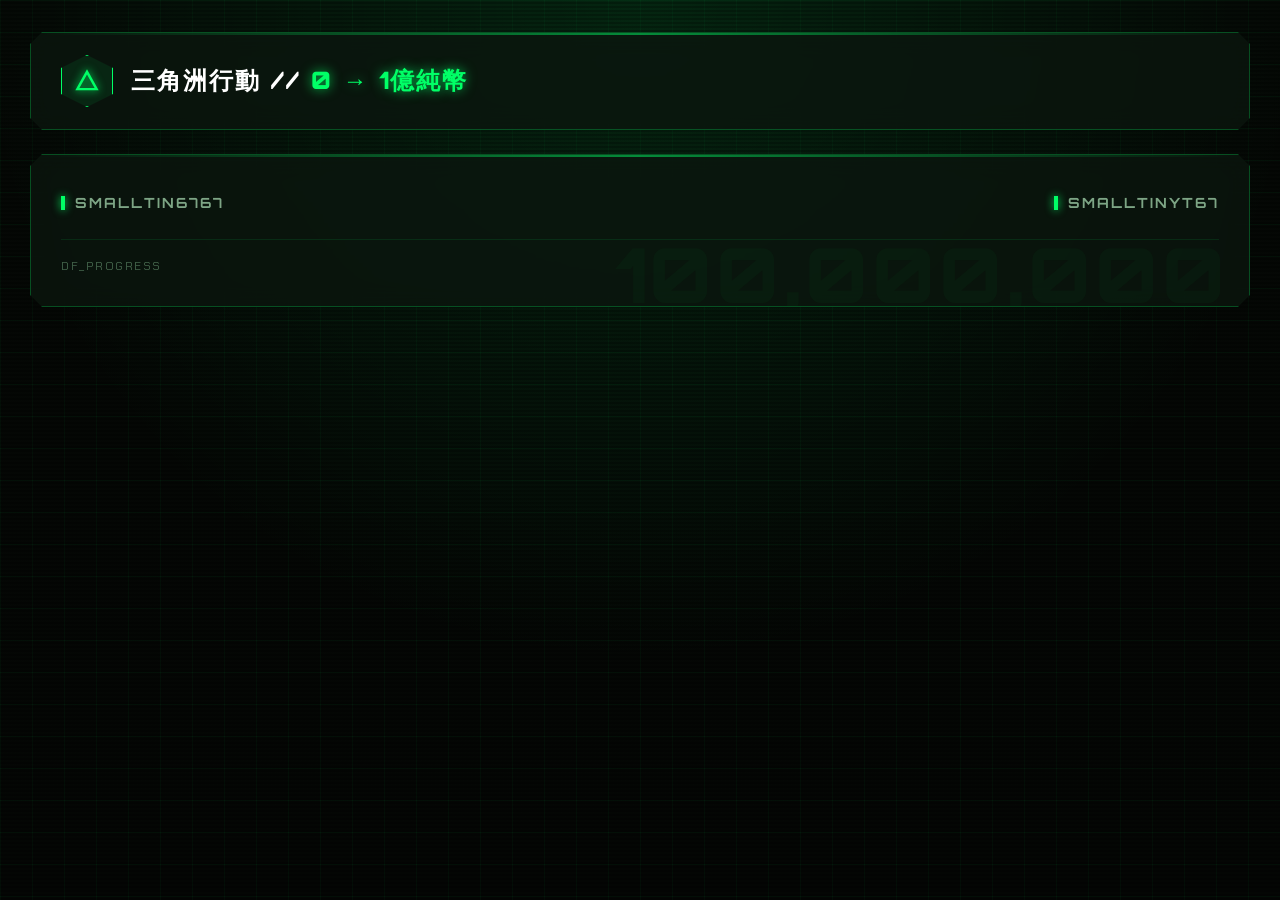
<file: dfprogress/index.html>
<!DOCTYPE html>
<html lang="zh-TW">
<head>
  <meta charset="UTF-8">
  <meta name="viewport" content="width=device-width, initial-scale=1.0">
  <title>三角洲一億幣號進度</title>
  <!-- Google Fonts for Tactical Sci-Fi UI -->
  <link rel="preconnect" href="https://fonts.googleapis.com">
  <link rel="preconnect" href="https://fonts.gstatic.com" crossorigin>
  <link href="https://fonts.googleapis.com/css2?family=Chakra+Petch:ital,wght@0,400;0,600;0,700;1,700&family=Orbitron:wght@500;700;900&family=Rajdhani:wght@500;600;700&family=Noto+Sans+TC:wght@400;500;700;900&display=swap" rel="stylesheet">
  
  <style>
    :root {
      --bg-deep: #050805;
      --bg-dark: #0a0f0b;
      --bg-card: rgba(12, 22, 15, 0.78);
      --border-hud: rgba(0, 255, 102, 0.25);
      --border-hud-bright: #00ff66;
      --green-glow: #00ff66;
      --green-neon: #0df06a;
      --green-emerald: #059669;
      --green-muted: #1c4b2b;
      --text-bright: #e6ffe6;
      --text-muted: #7da585;
      --text-dim: #43634a;
      --accent-gold: #ffc400;
      --accent-danger: #ff3344;
      --font-display: 'Orbitron', -apple-system, sans-serif;
      --font-tactical: 'Chakra Petch', 'Rajdhani', -apple-system, sans-serif;
      --font-body: 'Noto Sans TC', sans-serif;
    }

    * {
      box-sizing: border-box;
      margin: 0;
      padding: 0;
      -webkit-font-smoothing: antialiased;
    }

    body {
      background-color: var(--bg-deep);
      color: var(--text-bright);
      font-family: var(--font-body);
      min-height: 100vh;
      overflow-x: hidden;
      position: relative;
      background-image: 
        radial-gradient(circle at 50% 0%, rgba(0, 255, 102, 0.12) 0%, transparent 60%),
        linear-gradient(to bottom, rgba(5, 8, 5, 0.95), #040604);
    }

    /* Cyber Tactical Grid Background */
    body::before {
      content: "";
      position: fixed;
      inset: 0;
      background-size: 32px 32px;
      background-image: 
        linear-gradient(to right, rgba(0, 255, 102, 0.04) 1px, transparent 1px),
        linear-gradient(to bottom, rgba(0, 255, 102, 0.04) 1px, transparent 1px);
      pointer-events: none;
      z-index: 1;
    }

    /* CRT Scanline Effect */
    body::after {
      content: "";
      position: fixed;
      inset: 0;
      background: linear-gradient(rgba(18, 16, 16, 0) 50%, rgba(0, 0, 0, 0.3) 50%);
      background-size: 100% 4px;
      pointer-events: none;
      z-index: 2;
      opacity: 0.7;
    }

    /* Main Container */
    .app-container {
      position: relative;
      z-index: 10;
      max-width: 1260px;
      margin: 0 auto;
      padding: 32px 20px 48px;
    }

    /* Tactical Chamfered Box */
    .tactical-box {
      background: var(--bg-card);
      border: 1px solid var(--border-hud);
      backdrop-filter: blur(12px);
      position: relative;
      clip-path: polygon(
        0 12px, 12px 0,
        calc(100% - 12px) 0, 100% 12px,
        100% calc(100% - 12px), calc(100% - 12px) 100%,
        12px 100%, 0 calc(100% - 12px)
      );
    }

    .tactical-box::before {
      content: '';
      position: absolute;
      top: 0;
      left: 12px;
      right: 12px;
      height: 2px;
      background: linear-gradient(90deg, transparent, var(--border-hud-bright), transparent);
      opacity: 0.5;
    }

    /* Header Section */
    .header {
      display: flex;
      justify-content: space-between;
      align-items: center;
      padding: 22px 30px;
      margin-bottom: 24px;
    }

    .header-branding {
      display: flex;
      align-items: center;
      gap: 18px;
    }

    .delta-badge {
      width: 52px;
      height: 52px;
      display: grid;
      place-items: center;
      background: rgba(0, 255, 102, 0.08);
      border: 1px solid var(--border-hud-bright);
      clip-path: polygon(50% 0%, 100% 25%, 100% 75%, 50% 100%, 0% 75%, 0% 25%);
      box-shadow: 0 0 16px rgba(0, 255, 102, 0.25);
    }

    .delta-badge svg {
      width: 28px;
      height: 28px;
      fill: var(--green-glow);
      filter: drop-shadow(0 0 4px var(--green-glow));
    }

    .title-group h1 {
      font-family: var(--font-display);
      font-size: 24px;
      font-weight: 900;
      letter-spacing: 2px;
      color: #ffffff;
      text-transform: uppercase;
      display: flex;
      align-items: center;
      gap: 10px;
    }

    .title-group h1 span.highlight {
      color: var(--green-glow);
      text-shadow: 0 0 12px rgba(0, 255, 102, 0.7);
    }

    .title-group p {
      font-family: var(--font-tactical);
      font-size: 13px;
      color: var(--text-muted);
      letter-spacing: 1.5px;
      display: flex;
      align-items: center;
      gap: 8px;
      margin-top: 3px;
    }

    .status-dot {
      width: 8px;
      height: 8px;
      background-color: var(--green-glow);
      border-radius: 50%;
      box-shadow: 0 0 8px var(--green-glow);
      animation: pulse-dot 2s infinite ease-in-out;
    }

    @keyframes pulse-dot {
      0%, 100% { opacity: 1; transform: scale(1); }
      50% { opacity: 0.35; transform: scale(0.85); }
    }

    .header-tag {
      font-family: var(--font-tactical);
      font-size: 12px;
      color: var(--green-glow);
      background: rgba(0, 255, 102, 0.08);
      border: 1px solid var(--border-hud);
      padding: 6px 14px;
      letter-spacing: 1.5px;
      clip-path: polygon(6px 0, 100% 0, calc(100% - 6px) 100%, 0 100%);
    }

    /* Main Progress Section (Focus on 純幣 1 億) */
    .progress-section {
      padding: 32px 30px;
      margin-bottom: 24px;
      position: relative;
      overflow: hidden;
    }

    .progress-section::after {
      content: '100,000,000';
      position: absolute;
      right: 20px;
      bottom: -15px;
      font-family: var(--font-display);
      font-size: 76px;
      font-weight: 900;
      color: rgba(0, 255, 102, 0.03);
      pointer-events: none;
      z-index: 0;
      letter-spacing: 4px;
    }

    .progress-top-info {
      display: flex;
      justify-content: space-between;
      align-items: flex-end;
      margin-bottom: 20px;
      position: relative;
      z-index: 2;
    }

    .progress-label-wrap h3 {
      font-family: var(--font-display);
      font-size: 14px;
      font-weight: 700;
      color: var(--text-muted);
      letter-spacing: 2px;
      text-transform: uppercase;
      display: flex;
      align-items: center;
      gap: 10px;
    }

    .progress-label-wrap h3::before {
      content: '';
      display: inline-block;
      width: 4px;
      height: 14px;
      background: var(--green-glow);
      box-shadow: 0 0 8px var(--green-glow);
    }

    .progress-label-wrap .sub-badge {
      background: rgba(0, 255, 102, 0.15);
      color: var(--green-glow);
      font-size: 11px;
      padding: 2px 8px;
      border-radius: 2px;
      font-family: var(--font-tactical);
    }

    .progress-amount {
      display: flex;
      align-items: baseline;
      gap: 12px;
      margin-top: 6px;
    }

    .amount-current {
      font-family: var(--font-display);
      font-size: 44px;
      font-weight: 900;
      color: #ffffff;
      text-shadow: 0 0 20px rgba(0, 255, 102, 0.35);
      letter-spacing: 1px;
    }

    .amount-current .unit {
      font-family: var(--font-tactical);
      font-size: 18px;
      color: var(--green-glow);
      margin-left: 4px;
    }

    .amount-divider {
      font-size: 26px;
      color: var(--text-dim);
      font-weight: 300;
    }

    .amount-target {
      font-family: var(--font-display);
      font-size: 24px;
      color: var(--text-muted);
      font-weight: 700;
    }

    .progress-percent-wrap {
      text-align: right;
    }

    .percent-number {
      font-family: var(--font-display);
      font-size: 48px;
      font-weight: 900;
      color: var(--green-glow);
      text-shadow: 0 0 25px rgba(0, 255, 102, 0.6);
      line-height: 1;
    }

    .percent-label {
      font-family: var(--font-tactical);
      font-size: 12px;
      color: var(--text-muted);
      letter-spacing: 1.5px;
      margin-top: 4px;
      text-transform: uppercase;
    }

    /* Cyber Progress Bar Track */
    .progress-track-wrapper {
      position: relative;
      margin-bottom: 24px;
      z-index: 2;
    }

    .progress-track {
      height: 32px;
      background: rgba(4, 12, 6, 0.95);
      border: 1px solid rgba(0, 255, 102, 0.4);
      padding: 4px;
      position: relative;
      overflow: hidden;
      clip-path: polygon(8px 0, 100% 0, calc(100% - 8px) 100%, 0 100%);
      box-shadow: inset 0 0 15px rgba(0, 0, 0, 0.9);
    }

    .progress-fill {
      height: 100%;
      background: linear-gradient(90deg, #024b20 0%, #05a045 40%, #00ff66 90%, #ffffff 100%);
      width: 0%;
      transition: width 1.2s cubic-bezier(0.16, 1, 0.3, 1);
      position: relative;
      box-shadow: 0 0 20px rgba(0, 255, 102, 0.8);
    }

    .progress-fill::after {
      content: '';
      position: absolute;
      top: 0;
      left: 0;
      right: 0;
      bottom: 0;
      background-image: linear-gradient(
        135deg,
        rgba(255, 255, 255, 0.25) 25%,
        transparent 25%,
        transparent 50%,
        rgba(255, 255, 255, 0.25) 50%,
        rgba(255, 255, 255, 0.25) 75%,
        transparent 75%,
        transparent
      );
      background-size: 28px 28px;
      animation: progress-stripes 1.5s linear infinite;
    }

    @keyframes progress-stripes {
      0% { background-position: 0 0; }
      100% { background-position: 28px 0; }
    }

    .laser-head {
      position: absolute;
      top: -2px;
      bottom: -2px;
      width: 4px;
      background: #ffffff;
      box-shadow: 0 0 12px #fff, 0 0 25px var(--green-glow);
      pointer-events: none;
      transform: translateX(-50%);
      transition: left 1.2s cubic-bezier(0.16, 1, 0.3, 1);
      z-index: 3;
    }

    /* Milestones Grid */
    .milestones-grid {
      display: grid;
      grid-template-columns: repeat(5, 1fr);
      gap: 12px;
      position: relative;
      z-index: 2;
    }

    .milestone-item {
      background: rgba(0, 255, 102, 0.03);
      border: 1px dashed rgba(0, 255, 102, 0.18);
      padding: 10px 12px;
      text-align: center;
      transition: all 0.3s ease;
    }

    .milestone-item.reached {
      background: rgba(0, 255, 102, 0.1);
      border: 1px solid var(--border-hud-bright);
      box-shadow: 0 0 14px rgba(0, 255, 102, 0.18);
    }

    .milestone-target {
      font-family: var(--font-display);
      font-size: 13px;
      font-weight: 700;
      color: var(--text-muted);
    }

    .milestone-item.reached .milestone-target {
      color: var(--green-glow);
      text-shadow: 0 0 8px rgba(0, 255, 102, 0.4);
    }

    .milestone-name {
      font-size: 11px;
      color: var(--text-dim);
      margin-top: 3px;
      font-weight: 500;
    }

    .milestone-item.reached .milestone-name {
      color: #d1fae5;
    }

    .milestone-badge {
      display: inline-block;
      font-size: 10px;
      padding: 1px 6px;
      margin-top: 4px;
      background: rgba(255, 255, 255, 0.05);
      color: var(--text-dim);
    }

    .milestone-item.reached .milestone-badge {
      background: rgba(0, 255, 102, 0.25);
      color: var(--green-glow);
      font-weight: 700;
    }

    /* Core Metrics Section */
    .stats-section-title {
      font-family: var(--font-tactical);
      font-size: 14px;
      color: var(--text-muted);
      letter-spacing: 2px;
      text-transform: uppercase;
      margin-bottom: 14px;
      display: flex;
      align-items: center;
      gap: 8px;
    }

    .stats-section-title span.tag {
      background: rgba(0, 255, 102, 0.15);
      color: var(--green-glow);
      padding: 2px 8px;
      font-size: 11px;
      font-weight: 700;
      border-radius: 2px;
    }

    /* 4 Primary Cards: 純幣、總資產、總局數、K/D */
    .primary-stats-grid {
      display: grid;
      grid-template-columns: repeat(4, 1fr);
      gap: 18px;
      margin-bottom: 24px;
    }

    .stat-card {
      padding: 24px 20px;
      display: flex;
      flex-direction: column;
      justify-content: space-between;
      position: relative;
      overflow: hidden;
    }

    .stat-card::after {
      content: '';
      position: absolute;
      top: 0;
      right: 0;
      width: 28px;
      height: 28px;
      background: linear-gradient(135deg, transparent 50%, rgba(0, 255, 102, 0.18) 50%);
    }

    .stat-card.featured {
      border-color: rgba(0, 255, 102, 0.45);
      box-shadow: inset 0 0 20px rgba(0, 255, 102, 0.06);
    }

    .stat-header {
      display: flex;
      justify-content: space-between;
      align-items: center;
      margin-bottom: 14px;
    }

    .stat-title {
      font-family: var(--font-tactical);
      font-size: 14px;
      font-weight: 700;
      color: var(--text-muted);
      letter-spacing: 1.2px;
      text-transform: uppercase;
      display: flex;
      align-items: center;
      gap: 6px;
    }

    .stat-icon {
      width: 34px;
      height: 34px;
      display: grid;
      place-items: center;
      background: rgba(0, 255, 102, 0.08);
      border: 1px solid var(--border-hud);
      border-radius: 4px;
    }

    .stat-icon svg {
      width: 18px;
      height: 18px;
      fill: var(--green-glow);
    }

    .stat-main-value {
      font-family: var(--font-display);
      font-size: 32px;
      font-weight: 900;
      color: #ffffff;
      line-height: 1.15;
      letter-spacing: 0.5px;
      word-break: break-all;
    }

    .stat-main-value.glow-green {
      color: var(--green-glow);
      text-shadow: 0 0 15px rgba(0, 255, 102, 0.4);
    }

    .stat-sub-info {
      margin-top: 14px;
      padding-top: 12px;
      border-top: 1px solid rgba(0, 255, 102, 0.12);
      display: flex;
      justify-content: space-between;
      font-size: 12px;
      color: var(--text-muted);
      font-family: var(--font-tactical);
    }

    .stat-sub-info span.value {
      color: var(--text-bright);
      font-weight: 700;
    }

    /* Secondary Telemetry Grid */
    .secondary-stats-grid {
      display: grid;
      grid-template-columns: repeat(4, 1fr);
      gap: 16px;
      margin-bottom: 24px;
    }

    .sub-stat-card {
      padding: 16px 20px;
      background: rgba(8, 14, 10, 0.6);
      border: 1px solid rgba(0, 255, 102, 0.12);
    }

    .sub-stat-label {
      font-family: var(--font-tactical);
      font-size: 12px;
      color: var(--text-dim);
      letter-spacing: 1px;
      text-transform: uppercase;
      margin-bottom: 6px;
    }

    .sub-stat-value {
      font-family: var(--font-display);
      font-size: 20px;
      font-weight: 700;
      color: #ffffff;
    }

    .sub-stat-value.highlight {
      color: var(--green-glow);
    }

    /* Footer / Manual Edit Notice */
    .footer {
      margin-top: 28px;
      text-align: center;
      font-size: 12px;
      color: var(--text-dim);
      font-family: var(--font-tactical);
      letter-spacing: 1.5px;
      display: flex;
      justify-content: space-between;
      align-items: center;
      border-top: 1px solid rgba(0, 255, 102, 0.1);
      padding-top: 18px;
    }

    .footer code {
      color: var(--green-glow);
      background: rgba(0, 255, 102, 0.08);
      padding: 2px 6px;
      border-radius: 2px;
    }

    /* Responsive */
    @media (max-width: 1080px) {
      .primary-stats-grid {
        grid-template-columns: repeat(2, 1fr);
      }
      .secondary-stats-grid {
        grid-template-columns: repeat(2, 1fr);
      }
      .milestones-grid {
        grid-template-columns: repeat(3, 1fr);
      }
    }

    @media (max-width: 640px) {
      .primary-stats-grid {
        grid-template-columns: 1fr;
      }
      .secondary-stats-grid {
        grid-template-columns: 1fr 1fr;
      }
      .header {
        flex-direction: column;
        align-items: flex-start;
        gap: 14px;
      }
      .milestones-grid {
        grid-template-columns: 1fr 1fr;
      }
      .progress-top-info {
        flex-direction: column;
        align-items: flex-start;
        gap: 12px;
      }
      .progress-percent-wrap {
        text-align: left;
      }
      .amount-current {
        font-size: 32px;
      }
      .percent-number {
        font-size: 36px;
      }
    }

    a:visited, a:link {
      color: inherit;
      text-decoration: none;
    }
  </style>
</head>
<body>

  <div class="app-container">
    
    <!-- Top Header -->
    <header class="tactical-box header">
      <div class="header-branding">
        <div class="delta-badge">
          <!-- Tactical Delta Icon -->
          <svg viewBox="0 0 24 24">
            <path d="M12 2L2 20H22L12 2ZM12 6.5L18.5 18H5.5L12 6.5Z"/>
          </svg>
        </div>
        <div class="title-group">
          <h1>三角洲行動 // <span class="highlight">0 → 1億純幣</span></h1>
        </div>
      </div>
    </header>

    <!-- Main Progress Tracker: 純幣 1 億目標進度條 -->
    <section class="tactical-box progress-section">
      <div class="progress-top-info">
        <a href="smalltin6767.html">
          <div class="progress-label-wrap">
            <h3>
              SmallTin6767
            </h3>
          </div>
        </a>
        <br>
        <a href="smalltinyt67.html">
          <div class="progress-label-wrap">
            <h3>
              SmallTinyt67
            </h3>
          </div>
        </a>
      </div>
      
    <!-- Footer -->
    <footer class="footer">
      <div>DF_PROGRESS</div>
    </footer>

  </div>

  <!-- ============================================================== -->
  <!-- 🎯【特勤作戰數據手動設定區】（請在此直接修改您的數值）              -->
  <!-- ============================================================== -->
  <script>
    const USER_DATA = {
      cash: 1709445,       // 純哈夫幣現金（一億目標進度條以此數值計算）
      totalAssets: 3600000,// 倉庫總資產（純幣 + 倉庫物資裝備價值）
      matches: 3,          // 總作戰局數
      extractions: 3,      // 成功撤離次數 (系統自動換算撤離率)
      kills: 0,           // 總淘汰擊殺數
      deaths: 0            // 總陣亡次數 (系統自動換算 K/D)
    };
  <!-- ============================================================== -->

    const TARGET_GOAL = 100000000; // 1 億純幣目標

    function formatNumber(num) {
      return Number(num || 0).toLocaleString('en-US');
    }

    function formatCurrency(num) {
      return '$' + Number(num || 0).toLocaleString('en-US');
    }

    function renderDisplay() {
      const { cash, totalAssets, matches, extractions, kills, deaths } = USER_DATA;

      // 1. 純幣進度與剩餘
      const percent = Math.min(100, Math.max(0, (cash / TARGET_GOAL) * 100));
      const remainingCash = Math.max(0, TARGET_GOAL - cash);

      document.getElementById('displayCash').textContent = formatNumber(cash);
      document.getElementById('displayPercent').textContent = percent.toFixed(2) + '%';
      
      const fill = document.getElementById('progressFill');
      const laser = document.getElementById('laserHead');
      fill.style.width = percent + '%';
      laser.style.left = percent + '%';

      // 2. 四大核心卡片：純幣、總資產、總局數、K/D
      document.getElementById('cardCash').textContent = formatCurrency(cash);
      document.getElementById('cardCashRemaining').textContent = formatNumber(remainingCash);

      document.getElementById('cardTotalAssets').textContent = totalAssets / 1e6 + 'M';
      const inventoryVal = Math.max(0, totalAssets - cash);
      document.getElementById('cardInventoryValue').textContent = formatCurrency(inventoryVal);

      document.getElementById('cardTotalMatches').textContent = formatNumber(matches);
      const extRate = matches > 0 ? ((extractions / matches) * 100).toFixed(1) : '0.0';
      document.getElementById('cardExtractions').textContent = `${formatNumber(extractions)} 次 (${extRate}%)`;

      const kd = deaths === 0 ? kills.toFixed(2) : (kills / deaths).toFixed(2);
      document.getElementById('cardKD').textContent = kd;
      document.getElementById('cardKillsDeaths').textContent = `${kills} 殺 / ${deaths} 亡`;

      // 3. 次要指標換算
      const cashRatio = totalAssets > 0 ? ((cash / totalAssets) * 100).toFixed(1) : '0.0';
      document.getElementById('subCashRatio').textContent = `${cashRatio}%`;

      const avgCash = matches > 0 ? Math.round(cash / matches) : 0;
      document.getElementById('subAvgCash').textContent = formatCurrency(avgCash);

      if (avgCash > 0 && remainingCash > 0) {
        const estMatches = Math.ceil(remainingCash / avgCash);
        document.getElementById('subEstMatches').textContent = `約 ${estMatches} 局`;
      } else if (remainingCash === 0) {
        document.getElementById('subEstMatches').textContent = '已達成 1 億純幣！';
      } else {
        document.getElementById('subEstMatches').textContent = '--';
      }

      document.getElementById('subRank').textContent = getRank(cash);
    }

    // 啟動渲染
    renderDisplay();
  </script>
</body>
</html>
</file>
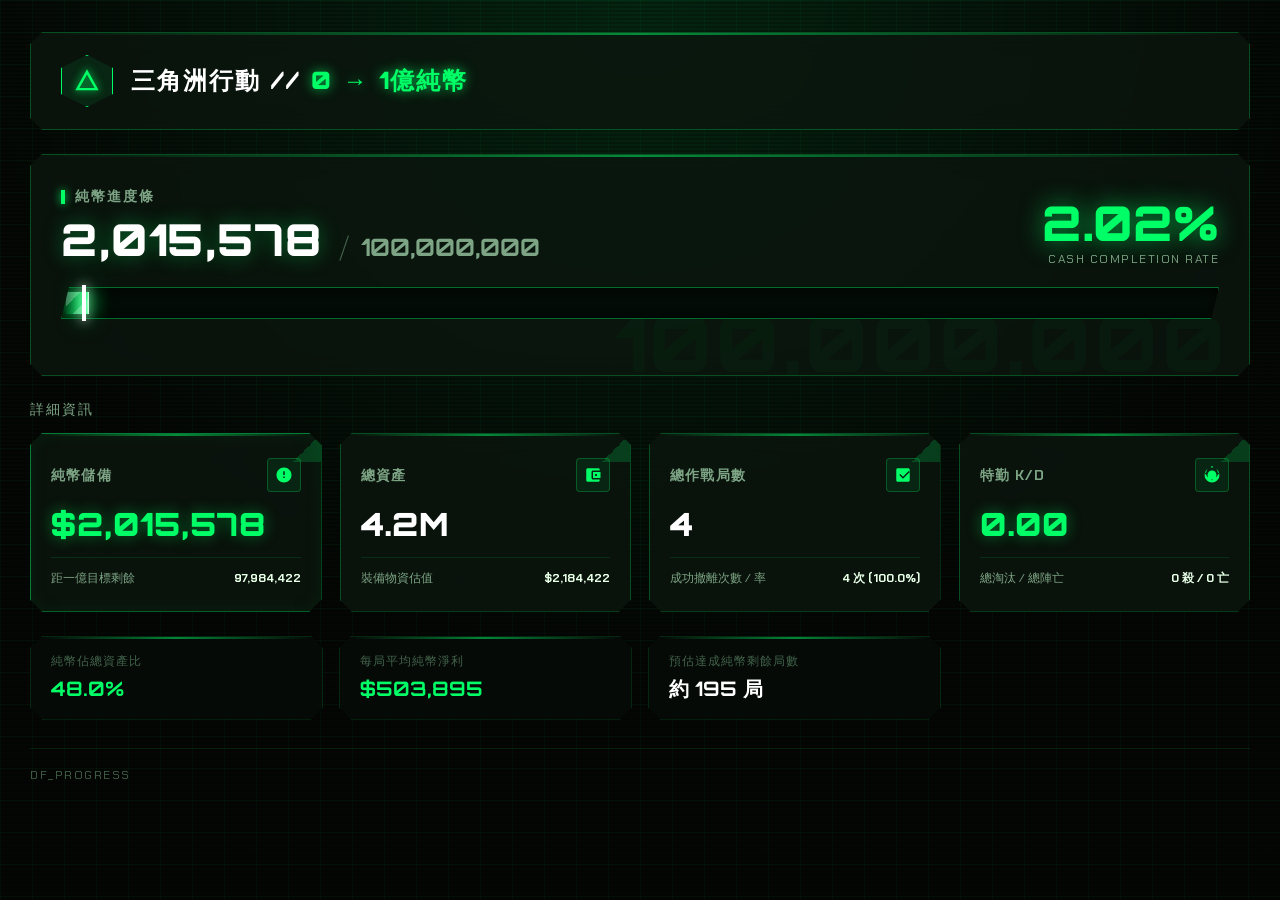
<file: dfprogress/smalltin6767.html>
<!DOCTYPE html>
<html lang="zh-TW">
<head>
  <meta charset="UTF-8">
  <meta name="viewport" content="width=device-width, initial-scale=1.0">
  <title>三角洲一億幣號進度</title>
  <!-- Google Fonts for Tactical Sci-Fi UI -->
  <link rel="preconnect" href="https://fonts.googleapis.com">
  <link rel="preconnect" href="https://fonts.gstatic.com" crossorigin>
  <link href="https://fonts.googleapis.com/css2?family=Chakra+Petch:ital,wght@0,400;0,600;0,700;1,700&family=Orbitron:wght@500;700;900&family=Rajdhani:wght@500;600;700&family=Noto+Sans+TC:wght@400;500;700;900&display=swap" rel="stylesheet">
  
  <style>
    :root {
      --bg-deep: #050805;
      --bg-dark: #0a0f0b;
      --bg-card: rgba(12, 22, 15, 0.78);
      --border-hud: rgba(0, 255, 102, 0.25);
      --border-hud-bright: #00ff66;
      --green-glow: #00ff66;
      --green-neon: #0df06a;
      --green-emerald: #059669;
      --green-muted: #1c4b2b;
      --text-bright: #e6ffe6;
      --text-muted: #7da585;
      --text-dim: #43634a;
      --accent-gold: #ffc400;
      --accent-danger: #ff3344;
      --font-display: 'Orbitron', -apple-system, sans-serif;
      --font-tactical: 'Chakra Petch', 'Rajdhani', -apple-system, sans-serif;
      --font-body: 'Noto Sans TC', sans-serif;
    }

    * {
      box-sizing: border-box;
      margin: 0;
      padding: 0;
      -webkit-font-smoothing: antialiased;
    }

    body {
      background-color: var(--bg-deep);
      color: var(--text-bright);
      font-family: var(--font-body);
      min-height: 100vh;
      overflow-x: hidden;
      position: relative;
      background-image: 
        radial-gradient(circle at 50% 0%, rgba(0, 255, 102, 0.12) 0%, transparent 60%),
        linear-gradient(to bottom, rgba(5, 8, 5, 0.95), #040604);
    }

    /* Cyber Tactical Grid Background */
    body::before {
      content: "";
      position: fixed;
      inset: 0;
      background-size: 32px 32px;
      background-image: 
        linear-gradient(to right, rgba(0, 255, 102, 0.04) 1px, transparent 1px),
        linear-gradient(to bottom, rgba(0, 255, 102, 0.04) 1px, transparent 1px);
      pointer-events: none;
      z-index: 1;
    }

    /* CRT Scanline Effect */
    body::after {
      content: "";
      position: fixed;
      inset: 0;
      background: linear-gradient(rgba(18, 16, 16, 0) 50%, rgba(0, 0, 0, 0.3) 50%);
      background-size: 100% 4px;
      pointer-events: none;
      z-index: 2;
      opacity: 0.7;
    }

    /* Main Container */
    .app-container {
      position: relative;
      z-index: 10;
      max-width: 1260px;
      margin: 0 auto;
      padding: 32px 20px 48px;
    }

    /* Tactical Chamfered Box */
    .tactical-box {
      background: var(--bg-card);
      border: 1px solid var(--border-hud);
      backdrop-filter: blur(12px);
      position: relative;
      clip-path: polygon(
        0 12px, 12px 0,
        calc(100% - 12px) 0, 100% 12px,
        100% calc(100% - 12px), calc(100% - 12px) 100%,
        12px 100%, 0 calc(100% - 12px)
      );
    }

    .tactical-box::before {
      content: '';
      position: absolute;
      top: 0;
      left: 12px;
      right: 12px;
      height: 2px;
      background: linear-gradient(90deg, transparent, var(--border-hud-bright), transparent);
      opacity: 0.5;
    }

    /* Header Section */
    .header {
      display: flex;
      justify-content: space-between;
      align-items: center;
      padding: 22px 30px;
      margin-bottom: 24px;
    }

    .header-branding {
      display: flex;
      align-items: center;
      gap: 18px;
    }

    .delta-badge {
      width: 52px;
      height: 52px;
      display: grid;
      place-items: center;
      background: rgba(0, 255, 102, 0.08);
      border: 1px solid var(--border-hud-bright);
      clip-path: polygon(50% 0%, 100% 25%, 100% 75%, 50% 100%, 0% 75%, 0% 25%);
      box-shadow: 0 0 16px rgba(0, 255, 102, 0.25);
    }

    .delta-badge svg {
      width: 28px;
      height: 28px;
      fill: var(--green-glow);
      filter: drop-shadow(0 0 4px var(--green-glow));
    }

    .title-group h1 {
      font-family: var(--font-display);
      font-size: 24px;
      font-weight: 900;
      letter-spacing: 2px;
      color: #ffffff;
      text-transform: uppercase;
      display: flex;
      align-items: center;
      gap: 10px;
    }

    .title-group h1 span.highlight {
      color: var(--green-glow);
      text-shadow: 0 0 12px rgba(0, 255, 102, 0.7);
    }

    .title-group p {
      font-family: var(--font-tactical);
      font-size: 13px;
      color: var(--text-muted);
      letter-spacing: 1.5px;
      display: flex;
      align-items: center;
      gap: 8px;
      margin-top: 3px;
    }

    .status-dot {
      width: 8px;
      height: 8px;
      background-color: var(--green-glow);
      border-radius: 50%;
      box-shadow: 0 0 8px var(--green-glow);
      animation: pulse-dot 2s infinite ease-in-out;
    }

    @keyframes pulse-dot {
      0%, 100% { opacity: 1; transform: scale(1); }
      50% { opacity: 0.35; transform: scale(0.85); }
    }

    .header-tag {
      font-family: var(--font-tactical);
      font-size: 12px;
      color: var(--green-glow);
      background: rgba(0, 255, 102, 0.08);
      border: 1px solid var(--border-hud);
      padding: 6px 14px;
      letter-spacing: 1.5px;
      clip-path: polygon(6px 0, 100% 0, calc(100% - 6px) 100%, 0 100%);
    }

    /* Main Progress Section (Focus on 純幣 1 億) */
    .progress-section {
      padding: 32px 30px;
      margin-bottom: 24px;
      position: relative;
      overflow: hidden;
    }

    .progress-section::after {
      content: '100,000,000';
      position: absolute;
      right: 20px;
      bottom: -15px;
      font-family: var(--font-display);
      font-size: 76px;
      font-weight: 900;
      color: rgba(0, 255, 102, 0.03);
      pointer-events: none;
      z-index: 0;
      letter-spacing: 4px;
    }

    .progress-top-info {
      display: flex;
      justify-content: space-between;
      align-items: flex-end;
      margin-bottom: 20px;
      position: relative;
      z-index: 2;
    }

    .progress-label-wrap h3 {
      font-family: var(--font-display);
      font-size: 14px;
      font-weight: 700;
      color: var(--text-muted);
      letter-spacing: 2px;
      text-transform: uppercase;
      display: flex;
      align-items: center;
      gap: 10px;
    }

    .progress-label-wrap h3::before {
      content: '';
      display: inline-block;
      width: 4px;
      height: 14px;
      background: var(--green-glow);
      box-shadow: 0 0 8px var(--green-glow);
    }

    .progress-label-wrap .sub-badge {
      background: rgba(0, 255, 102, 0.15);
      color: var(--green-glow);
      font-size: 11px;
      padding: 2px 8px;
      border-radius: 2px;
      font-family: var(--font-tactical);
    }

    .progress-amount {
      display: flex;
      align-items: baseline;
      gap: 12px;
      margin-top: 6px;
    }

    .amount-current {
      font-family: var(--font-display);
      font-size: 44px;
      font-weight: 900;
      color: #ffffff;
      text-shadow: 0 0 20px rgba(0, 255, 102, 0.35);
      letter-spacing: 1px;
    }

    .amount-current .unit {
      font-family: var(--font-tactical);
      font-size: 18px;
      color: var(--green-glow);
      margin-left: 4px;
    }

    .amount-divider {
      font-size: 26px;
      color: var(--text-dim);
      font-weight: 300;
    }

    .amount-target {
      font-family: var(--font-display);
      font-size: 24px;
      color: var(--text-muted);
      font-weight: 700;
    }

    .progress-percent-wrap {
      text-align: right;
    }

    .percent-number {
      font-family: var(--font-display);
      font-size: 48px;
      font-weight: 900;
      color: var(--green-glow);
      text-shadow: 0 0 25px rgba(0, 255, 102, 0.6);
      line-height: 1;
    }

    .percent-label {
      font-family: var(--font-tactical);
      font-size: 12px;
      color: var(--text-muted);
      letter-spacing: 1.5px;
      margin-top: 4px;
      text-transform: uppercase;
    }

    /* Cyber Progress Bar Track */
    .progress-track-wrapper {
      position: relative;
      margin-bottom: 24px;
      z-index: 2;
    }

    .progress-track {
      height: 32px;
      background: rgba(4, 12, 6, 0.95);
      border: 1px solid rgba(0, 255, 102, 0.4);
      padding: 4px;
      position: relative;
      overflow: hidden;
      clip-path: polygon(8px 0, 100% 0, calc(100% - 8px) 100%, 0 100%);
      box-shadow: inset 0 0 15px rgba(0, 0, 0, 0.9);
    }

    .progress-fill {
      height: 100%;
      background: linear-gradient(90deg, #024b20 0%, #05a045 40%, #00ff66 90%, #ffffff 100%);
      width: 0%;
      transition: width 1.2s cubic-bezier(0.16, 1, 0.3, 1);
      position: relative;
      box-shadow: 0 0 20px rgba(0, 255, 102, 0.8);
    }

    .progress-fill::after {
      content: '';
      position: absolute;
      top: 0;
      left: 0;
      right: 0;
      bottom: 0;
      background-image: linear-gradient(
        135deg,
        rgba(255, 255, 255, 0.25) 25%,
        transparent 25%,
        transparent 50%,
        rgba(255, 255, 255, 0.25) 50%,
        rgba(255, 255, 255, 0.25) 75%,
        transparent 75%,
        transparent
      );
      background-size: 28px 28px;
      animation: progress-stripes 1.5s linear infinite;
    }

    @keyframes progress-stripes {
      0% { background-position: 0 0; }
      100% { background-position: 28px 0; }
    }

    .laser-head {
      position: absolute;
      top: -2px;
      bottom: -2px;
      width: 4px;
      background: #ffffff;
      box-shadow: 0 0 12px #fff, 0 0 25px var(--green-glow);
      pointer-events: none;
      transform: translateX(-50%);
      transition: left 1.2s cubic-bezier(0.16, 1, 0.3, 1);
      z-index: 3;
    }

    /* Milestones Grid */
    .milestones-grid {
      display: grid;
      grid-template-columns: repeat(5, 1fr);
      gap: 12px;
      position: relative;
      z-index: 2;
    }

    .milestone-item {
      background: rgba(0, 255, 102, 0.03);
      border: 1px dashed rgba(0, 255, 102, 0.18);
      padding: 10px 12px;
      text-align: center;
      transition: all 0.3s ease;
    }

    .milestone-item.reached {
      background: rgba(0, 255, 102, 0.1);
      border: 1px solid var(--border-hud-bright);
      box-shadow: 0 0 14px rgba(0, 255, 102, 0.18);
    }

    .milestone-target {
      font-family: var(--font-display);
      font-size: 13px;
      font-weight: 700;
      color: var(--text-muted);
    }

    .milestone-item.reached .milestone-target {
      color: var(--green-glow);
      text-shadow: 0 0 8px rgba(0, 255, 102, 0.4);
    }

    .milestone-name {
      font-size: 11px;
      color: var(--text-dim);
      margin-top: 3px;
      font-weight: 500;
    }

    .milestone-item.reached .milestone-name {
      color: #d1fae5;
    }

    .milestone-badge {
      display: inline-block;
      font-size: 10px;
      padding: 1px 6px;
      margin-top: 4px;
      background: rgba(255, 255, 255, 0.05);
      color: var(--text-dim);
    }

    .milestone-item.reached .milestone-badge {
      background: rgba(0, 255, 102, 0.25);
      color: var(--green-glow);
      font-weight: 700;
    }

    /* Core Metrics Section */
    .stats-section-title {
      font-family: var(--font-tactical);
      font-size: 14px;
      color: var(--text-muted);
      letter-spacing: 2px;
      text-transform: uppercase;
      margin-bottom: 14px;
      display: flex;
      align-items: center;
      gap: 8px;
    }

    .stats-section-title span.tag {
      background: rgba(0, 255, 102, 0.15);
      color: var(--green-glow);
      padding: 2px 8px;
      font-size: 11px;
      font-weight: 700;
      border-radius: 2px;
    }

    /* 4 Primary Cards: 純幣、總資產、總局數、K/D */
    .primary-stats-grid {
      display: grid;
      grid-template-columns: repeat(4, 1fr);
      gap: 18px;
      margin-bottom: 24px;
    }

    .stat-card {
      padding: 24px 20px;
      display: flex;
      flex-direction: column;
      justify-content: space-between;
      position: relative;
      overflow: hidden;
    }

    .stat-card::after {
      content: '';
      position: absolute;
      top: 0;
      right: 0;
      width: 28px;
      height: 28px;
      background: linear-gradient(135deg, transparent 50%, rgba(0, 255, 102, 0.18) 50%);
    }

    .stat-card.featured {
      border-color: rgba(0, 255, 102, 0.45);
      box-shadow: inset 0 0 20px rgba(0, 255, 102, 0.06);
    }

    .stat-header {
      display: flex;
      justify-content: space-between;
      align-items: center;
      margin-bottom: 14px;
    }

    .stat-title {
      font-family: var(--font-tactical);
      font-size: 14px;
      font-weight: 700;
      color: var(--text-muted);
      letter-spacing: 1.2px;
      text-transform: uppercase;
      display: flex;
      align-items: center;
      gap: 6px;
    }

    .stat-icon {
      width: 34px;
      height: 34px;
      display: grid;
      place-items: center;
      background: rgba(0, 255, 102, 0.08);
      border: 1px solid var(--border-hud);
      border-radius: 4px;
    }

    .stat-icon svg {
      width: 18px;
      height: 18px;
      fill: var(--green-glow);
    }

    .stat-main-value {
      font-family: var(--font-display);
      font-size: 32px;
      font-weight: 900;
      color: #ffffff;
      line-height: 1.15;
      letter-spacing: 0.5px;
      word-break: break-all;
    }

    .stat-main-value.glow-green {
      color: var(--green-glow);
      text-shadow: 0 0 15px rgba(0, 255, 102, 0.4);
    }

    .stat-sub-info {
      margin-top: 14px;
      padding-top: 12px;
      border-top: 1px solid rgba(0, 255, 102, 0.12);
      display: flex;
      justify-content: space-between;
      font-size: 12px;
      color: var(--text-muted);
      font-family: var(--font-tactical);
    }

    .stat-sub-info span.value {
      color: var(--text-bright);
      font-weight: 700;
    }

    /* Secondary Telemetry Grid */
    .secondary-stats-grid {
      display: grid;
      grid-template-columns: repeat(4, 1fr);
      gap: 16px;
      margin-bottom: 24px;
    }

    .sub-stat-card {
      padding: 16px 20px;
      background: rgba(8, 14, 10, 0.6);
      border: 1px solid rgba(0, 255, 102, 0.12);
    }

    .sub-stat-label {
      font-family: var(--font-tactical);
      font-size: 12px;
      color: var(--text-dim);
      letter-spacing: 1px;
      text-transform: uppercase;
      margin-bottom: 6px;
    }

    .sub-stat-value {
      font-family: var(--font-display);
      font-size: 20px;
      font-weight: 700;
      color: #ffffff;
    }

    .sub-stat-value.highlight {
      color: var(--green-glow);
    }

    /* Footer / Manual Edit Notice */
    .footer {
      margin-top: 28px;
      text-align: center;
      font-size: 12px;
      color: var(--text-dim);
      font-family: var(--font-tactical);
      letter-spacing: 1.5px;
      display: flex;
      justify-content: space-between;
      align-items: center;
      border-top: 1px solid rgba(0, 255, 102, 0.1);
      padding-top: 18px;
    }

    .footer code {
      color: var(--green-glow);
      background: rgba(0, 255, 102, 0.08);
      padding: 2px 6px;
      border-radius: 2px;
    }

    /* Responsive */
    @media (max-width: 1080px) {
      .primary-stats-grid {
        grid-template-columns: repeat(2, 1fr);
      }
      .secondary-stats-grid {
        grid-template-columns: repeat(2, 1fr);
      }
      .milestones-grid {
        grid-template-columns: repeat(3, 1fr);
      }
    }

    @media (max-width: 640px) {
      .primary-stats-grid {
        grid-template-columns: 1fr;
      }
      .secondary-stats-grid {
        grid-template-columns: 1fr 1fr;
      }
      .header {
        flex-direction: column;
        align-items: flex-start;
        gap: 14px;
      }
      .milestones-grid {
        grid-template-columns: 1fr 1fr;
      }
      .progress-top-info {
        flex-direction: column;
        align-items: flex-start;
        gap: 12px;
      }
      .progress-percent-wrap {
        text-align: left;
      }
      .amount-current {
        font-size: 32px;
      }
      .percent-number {
        font-size: 36px;
      }
    }
  </style>
</head>
<body>

  <div class="app-container">
    
    <!-- Top Header -->
    <header class="tactical-box header">
      <div class="header-branding">
        <div class="delta-badge">
          <!-- Tactical Delta Icon -->
          <svg viewBox="0 0 24 24">
            <path d="M12 2L2 20H22L12 2ZM12 6.5L18.5 18H5.5L12 6.5Z"/>
          </svg>
        </div>
        <div class="title-group">
          <h1>三角洲行動 // <span class="highlight">0 → 1億純幣</span></h1>
        </div>
      </div>
    </header>

    <!-- Main Progress Tracker: 純幣 1 億目標進度條 -->
    <section class="tactical-box progress-section">
      <div class="progress-top-info">
        <div class="progress-label-wrap">
          <h3>
            純幣進度條
          </h3>
          <div class="progress-amount">
            <div class="amount-current">
              <span id="displayCash">0</span>
              <span class="unit"></span>
            </div>
            <div class="amount-divider">/</div>
            <div class="amount-target">100,000,000</div>
          </div>
        </div>

        <div class="progress-percent-wrap">
          <div id="displayPercent" class="percent-number">0.00%</div>
          <div class="percent-label">CASH COMPLETION RATE</div>
        </div>
      </div>

      <!-- Cyber Bar Track -->
      <div class="progress-track-wrapper">
        <div class="progress-track">
          <div id="progressFill" class="progress-fill"></div>
        </div>
        <div id="laserHead" class="laser-head" style="left: 0%;"></div>
      </div>
    </section>

    <!-- Core Metrics Grid: 純幣、總資產、總局數、K/D 獨立分開 -->
    <div class="stats-section-title">
      詳細資訊
    </div>

    <div class="primary-stats-grid">
      <!-- 1. 純幣儲備 (Pure Cash) -->
      <div class="tactical-box stat-card featured">
        <div class="stat-header">
          <div class="stat-title">純幣儲備</div>
          <div class="stat-icon">
            <svg viewBox="0 0 24 24">
              <path d="M12 2C6.48 2 2 6.48 2 12s4.48 10 10 10 10-4.48 10-10S17.52 2 12 2zm1 14h-2v-2h2v2zm0-4h-2V7h2v5z"/>
            </svg>
          </div>
        </div>
        <div id="cardCash" class="stat-main-value glow-green">$0</div>
        <div class="stat-sub-info">
          <span>距一億目標剩餘</span>
          <span id="cardCashRemaining" class="value">100,000,000</span>
        </div>
      </div>

      <!-- 2. 總資產 (Total Net Worth: 純幣 + 倉庫裝備) -->
      <div class="tactical-box stat-card">
        <div class="stat-header">
          <div class="stat-title">總資產</div>
          <div class="stat-icon">
            <svg viewBox="0 0 24 24">
              <path d="M21 18v1c0 1.1-.9 2-2 2H5c-1.11 0-2-.9-2-2V5c0-1.1.89-2 2-2h14c1.1 0 2 .9 2 2v1h-9c-1.11 0-2 .9-2 2v8c0 1.1.89 2 2 2h9zm-9-2h10V8H12v8zm4-2.5c-.83 0-1.5-.67-1.5-1.5s.67-1.5 1.5-1.5 1.5.67 1.5 1.5-.67 1.5-1.5 1.5z"/>
            </svg>
          </div>
        </div>
        <div id="cardTotalAssets" class="stat-main-value">$0</div>
        <div class="stat-sub-info">
          <span>裝備物資估值</span>
          <span id="cardInventoryValue" class="value">$0</span>
        </div>
      </div>

      <!-- 3. 總作戰局數 (Total Raids / Matches) -->
      <div class="tactical-box stat-card">
        <div class="stat-header">
          <div class="stat-title">總作戰局數</div>
          <div class="stat-icon">
            <svg viewBox="0 0 24 24">
              <path d="M19 3H5c-1.1 0-2 .9-2 2v14c0 1.1.9 2 2 2h14c1.1 0 2-.9 2-2V5c0-1.1-.9-2-2-2zm-7 14l-5-5 1.41-1.41L12 14.17l7.59-7.59L21 8l-9 9z"/>
            </svg>
          </div>
        </div>
        <div id="cardTotalMatches" class="stat-main-value">0</div>
        <div class="stat-sub-info">
          <span>成功撤離次數 / 率</span>
          <span id="cardExtractions" class="value">0 次 (0%)</span>
        </div>
      </div>

      <!-- 4. K/D 戰績 (Kill / Death Ratio) -->
      <div class="tactical-box stat-card">
        <div class="stat-header">
          <div class="stat-title">特勤 K/D</div>
          <div class="stat-icon">
            <svg viewBox="0 0 24 24">
              <path d="M12 2a10 10 0 1 0 10 10A10 10 0 0 0 12 2zm1 14.93V18a1 1 0 0 1-2 0v-1.07A8 8 0 0 1 4.07 11H3a1 1 0 0 1 0-2h1.07A8 8 0 0 1 11 2.07V1a1 1 0 0 1 2 0v1.07A8 8 0 0 1 19.93 9H21a1 1 0 0 1 0 2h-1.07A8 8 0 0 1 13 16.93zM12 6a6 6 0 1 0 6 6 6 6 0 0 0-6-6z"/>
            </svg>
          </div>
        </div>
        <div id="cardKD" class="stat-main-value glow-green">0.00</div>
        <div class="stat-sub-info">
          <span>總淘汰 / 總陣亡</span>
          <span id="cardKillsDeaths" class="value">0 殺 / 0 亡</span>
        </div>
      </div>
    </div>

    <!-- Secondary Telemetry Grid -->
    <div class="secondary-stats-grid">
      <div class="tactical-box sub-stat-card">
        <div class="sub-stat-label">純幣佔總資產比</div>
        <div id="subCashRatio" class="sub-stat-value highlight">0.0%</div>
      </div>
      <div class="tactical-box sub-stat-card">
        <div class="sub-stat-label">每局平均純幣淨利</div>
        <div id="subAvgCash" class="sub-stat-value highlight">$0</div>
      </div>
      <div class="tactical-box sub-stat-card">
        <div class="sub-stat-label">預估達成純幣剩餘局數</div>
        <div id="subEstMatches" class="sub-stat-value">--</div>
      </div>
    </div>

    <!-- Footer -->
    <footer class="footer">
      <div>DF_PROGRESS</div>
    </footer>

  </div>

  <!-- ============================================================== -->
  <!-- 🎯【特勤作戰數據手動設定區】（請在此直接修改您的數值）              -->
  <!-- ============================================================== -->
  <script>
    const USER_DATA = {
      cash: 2015578,       // 純哈夫幣現金（一億目標進度條以此數值計算）
      totalAssets: 4200000,// 倉庫總資產（純幣 + 倉庫物資裝備價值）
      matches: 4,          // 總作戰局數
      extractions: 4,      // 成功撤離次數 (系統自動換算撤離率)
      kills: 0,           // 總淘汰擊殺數
      deaths: 0            // 總陣亡次數 (系統自動換算 K/D)
    };
  <!-- ============================================================== -->

    const TARGET_GOAL = 100000000; // 1 億純幣目標

    function formatNumber(num) {
      return Number(num || 0).toLocaleString('en-US');
    }

    function formatCurrency(num) {
      return '$' + Number(num || 0).toLocaleString('en-US');
    }

    function renderDisplay() {
      const { cash, totalAssets, matches, extractions, kills, deaths } = USER_DATA;

      // 1. 純幣進度與剩餘
      const percent = Math.min(100, Math.max(0, (cash / TARGET_GOAL) * 100));
      const remainingCash = Math.max(0, TARGET_GOAL - cash);

      document.getElementById('displayCash').textContent = formatNumber(cash);
      document.getElementById('displayPercent').textContent = percent.toFixed(2) + '%';
      
      const fill = document.getElementById('progressFill');
      const laser = document.getElementById('laserHead');
      fill.style.width = percent + '%';
      laser.style.left = percent + '%';

      // 2. 四大核心卡片：純幣、總資產、總局數、K/D
      document.getElementById('cardCash').textContent = formatCurrency(cash);
      document.getElementById('cardCashRemaining').textContent = formatNumber(remainingCash);

      document.getElementById('cardTotalAssets').textContent = totalAssets / 1e6 + 'M';
      const inventoryVal = Math.max(0, totalAssets - cash);
      document.getElementById('cardInventoryValue').textContent = formatCurrency(inventoryVal);

      document.getElementById('cardTotalMatches').textContent = formatNumber(matches);
      const extRate = matches > 0 ? ((extractions / matches) * 100).toFixed(1) : '0.0';
      document.getElementById('cardExtractions').textContent = `${formatNumber(extractions)} 次 (${extRate}%)`;

      const kd = deaths === 0 ? kills.toFixed(2) : (kills / deaths).toFixed(2);
      document.getElementById('cardKD').textContent = kd;
      document.getElementById('cardKillsDeaths').textContent = `${kills} 殺 / ${deaths} 亡`;

      // 3. 次要指標換算
      const cashRatio = totalAssets > 0 ? ((cash / totalAssets) * 100).toFixed(1) : '0.0';
      document.getElementById('subCashRatio').textContent = `${cashRatio}%`;

      const avgCash = matches > 0 ? Math.round(cash / matches) : 0;
      document.getElementById('subAvgCash').textContent = formatCurrency(avgCash);

      if (avgCash > 0 && remainingCash > 0) {
        const estMatches = Math.ceil(remainingCash / avgCash);
        document.getElementById('subEstMatches').textContent = `約 ${estMatches} 局`;
      } else if (remainingCash === 0) {
        document.getElementById('subEstMatches').textContent = '已達成 1 億純幣！';
      } else {
        document.getElementById('subEstMatches').textContent = '--';
      }

      document.getElementById('subRank').textContent = getRank(cash);
    }

    // 啟動渲染
    renderDisplay();
  </script>
</body>
</html>
</file>
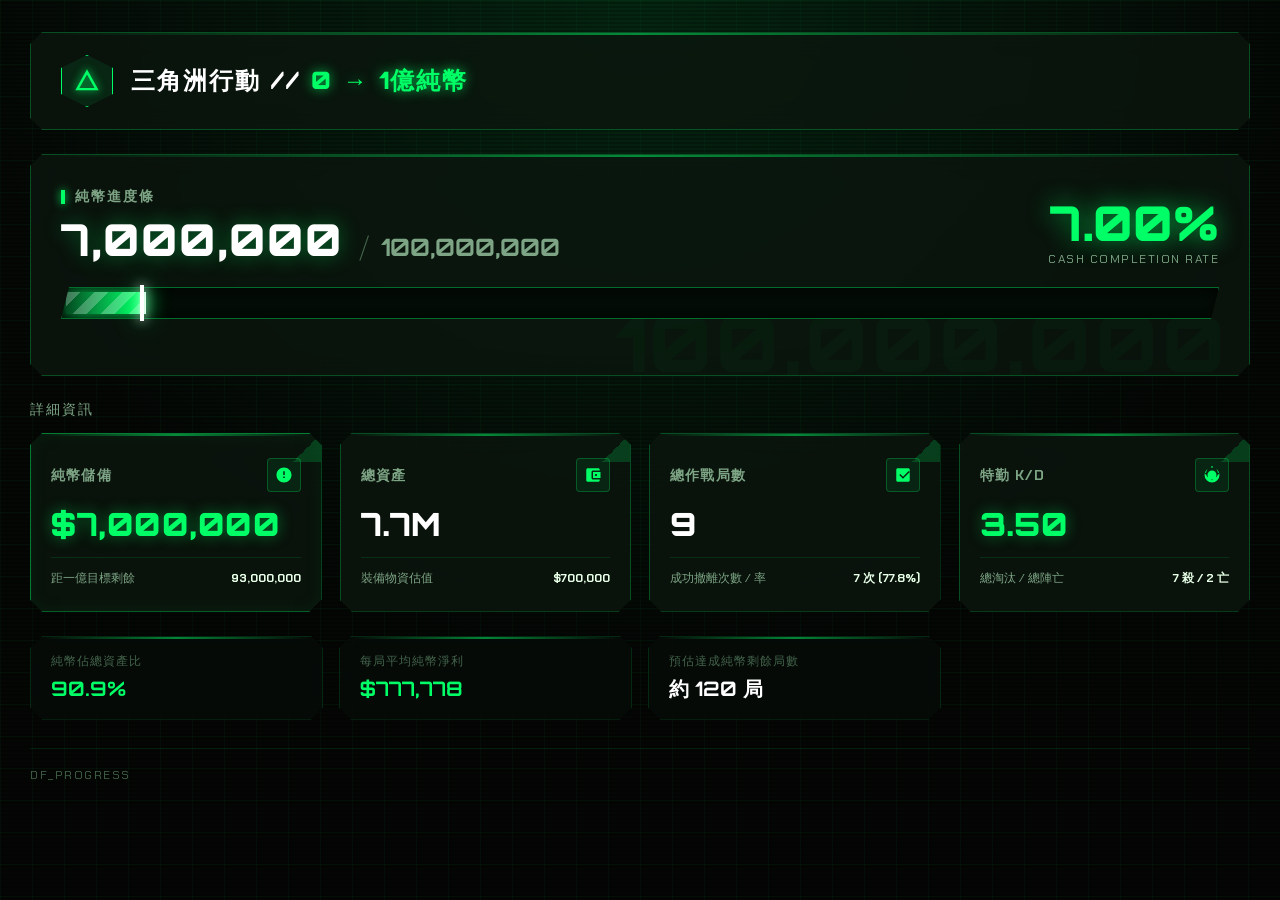
<file: dfprogress/smalltinyt67.html>
<!DOCTYPE html>
<html lang="zh-TW">
<head>
  <meta charset="UTF-8">
  <meta name="viewport" content="width=device-width, initial-scale=1.0">
  <title>三角洲一億幣號進度</title>
  <!-- Google Fonts for Tactical Sci-Fi UI -->
  <link rel="preconnect" href="https://fonts.googleapis.com">
  <link rel="preconnect" href="https://fonts.gstatic.com" crossorigin>
  <link href="https://fonts.googleapis.com/css2?family=Chakra+Petch:ital,wght@0,400;0,600;0,700;1,700&family=Orbitron:wght@500;700;900&family=Rajdhani:wght@500;600;700&family=Noto+Sans+TC:wght@400;500;700;900&display=swap" rel="stylesheet">
  
  <style>
    :root {
      --bg-deep: #050805;
      --bg-dark: #0a0f0b;
      --bg-card: rgba(12, 22, 15, 0.78);
      --border-hud: rgba(0, 255, 102, 0.25);
      --border-hud-bright: #00ff66;
      --green-glow: #00ff66;
      --green-neon: #0df06a;
      --green-emerald: #059669;
      --green-muted: #1c4b2b;
      --text-bright: #e6ffe6;
      --text-muted: #7da585;
      --text-dim: #43634a;
      --accent-gold: #ffc400;
      --accent-danger: #ff3344;
      --font-display: 'Orbitron', -apple-system, sans-serif;
      --font-tactical: 'Chakra Petch', 'Rajdhani', -apple-system, sans-serif;
      --font-body: 'Noto Sans TC', sans-serif;
    }

    * {
      box-sizing: border-box;
      margin: 0;
      padding: 0;
      -webkit-font-smoothing: antialiased;
    }

    body {
      background-color: var(--bg-deep);
      color: var(--text-bright);
      font-family: var(--font-body);
      min-height: 100vh;
      overflow-x: hidden;
      position: relative;
      background-image: 
        radial-gradient(circle at 50% 0%, rgba(0, 255, 102, 0.12) 0%, transparent 60%),
        linear-gradient(to bottom, rgba(5, 8, 5, 0.95), #040604);
    }

    /* Cyber Tactical Grid Background */
    body::before {
      content: "";
      position: fixed;
      inset: 0;
      background-size: 32px 32px;
      background-image: 
        linear-gradient(to right, rgba(0, 255, 102, 0.04) 1px, transparent 1px),
        linear-gradient(to bottom, rgba(0, 255, 102, 0.04) 1px, transparent 1px);
      pointer-events: none;
      z-index: 1;
    }

    /* CRT Scanline Effect */
    body::after {
      content: "";
      position: fixed;
      inset: 0;
      background: linear-gradient(rgba(18, 16, 16, 0) 50%, rgba(0, 0, 0, 0.3) 50%);
      background-size: 100% 4px;
      pointer-events: none;
      z-index: 2;
      opacity: 0.7;
    }

    /* Main Container */
    .app-container {
      position: relative;
      z-index: 10;
      max-width: 1260px;
      margin: 0 auto;
      padding: 32px 20px 48px;
    }

    /* Tactical Chamfered Box */
    .tactical-box {
      background: var(--bg-card);
      border: 1px solid var(--border-hud);
      backdrop-filter: blur(12px);
      position: relative;
      clip-path: polygon(
        0 12px, 12px 0,
        calc(100% - 12px) 0, 100% 12px,
        100% calc(100% - 12px), calc(100% - 12px) 100%,
        12px 100%, 0 calc(100% - 12px)
      );
    }

    .tactical-box::before {
      content: '';
      position: absolute;
      top: 0;
      left: 12px;
      right: 12px;
      height: 2px;
      background: linear-gradient(90deg, transparent, var(--border-hud-bright), transparent);
      opacity: 0.5;
    }

    /* Header Section */
    .header {
      display: flex;
      justify-content: space-between;
      align-items: center;
      padding: 22px 30px;
      margin-bottom: 24px;
    }

    .header-branding {
      display: flex;
      align-items: center;
      gap: 18px;
    }

    .delta-badge {
      width: 52px;
      height: 52px;
      display: grid;
      place-items: center;
      background: rgba(0, 255, 102, 0.08);
      border: 1px solid var(--border-hud-bright);
      clip-path: polygon(50% 0%, 100% 25%, 100% 75%, 50% 100%, 0% 75%, 0% 25%);
      box-shadow: 0 0 16px rgba(0, 255, 102, 0.25);
    }

    .delta-badge svg {
      width: 28px;
      height: 28px;
      fill: var(--green-glow);
      filter: drop-shadow(0 0 4px var(--green-glow));
    }

    .title-group h1 {
      font-family: var(--font-display);
      font-size: 24px;
      font-weight: 900;
      letter-spacing: 2px;
      color: #ffffff;
      text-transform: uppercase;
      display: flex;
      align-items: center;
      gap: 10px;
    }

    .title-group h1 span.highlight {
      color: var(--green-glow);
      text-shadow: 0 0 12px rgba(0, 255, 102, 0.7);
    }

    .title-group p {
      font-family: var(--font-tactical);
      font-size: 13px;
      color: var(--text-muted);
      letter-spacing: 1.5px;
      display: flex;
      align-items: center;
      gap: 8px;
      margin-top: 3px;
    }

    .status-dot {
      width: 8px;
      height: 8px;
      background-color: var(--green-glow);
      border-radius: 50%;
      box-shadow: 0 0 8px var(--green-glow);
      animation: pulse-dot 2s infinite ease-in-out;
    }

    @keyframes pulse-dot {
      0%, 100% { opacity: 1; transform: scale(1); }
      50% { opacity: 0.35; transform: scale(0.85); }
    }

    .header-tag {
      font-family: var(--font-tactical);
      font-size: 12px;
      color: var(--green-glow);
      background: rgba(0, 255, 102, 0.08);
      border: 1px solid var(--border-hud);
      padding: 6px 14px;
      letter-spacing: 1.5px;
      clip-path: polygon(6px 0, 100% 0, calc(100% - 6px) 100%, 0 100%);
    }

    /* Main Progress Section (Focus on 純幣 1 億) */
    .progress-section {
      padding: 32px 30px;
      margin-bottom: 24px;
      position: relative;
      overflow: hidden;
    }

    .progress-section::after {
      content: '100,000,000';
      position: absolute;
      right: 20px;
      bottom: -15px;
      font-family: var(--font-display);
      font-size: 76px;
      font-weight: 900;
      color: rgba(0, 255, 102, 0.03);
      pointer-events: none;
      z-index: 0;
      letter-spacing: 4px;
    }

    .progress-top-info {
      display: flex;
      justify-content: space-between;
      align-items: flex-end;
      margin-bottom: 20px;
      position: relative;
      z-index: 2;
    }

    .progress-label-wrap h3 {
      font-family: var(--font-display);
      font-size: 14px;
      font-weight: 700;
      color: var(--text-muted);
      letter-spacing: 2px;
      text-transform: uppercase;
      display: flex;
      align-items: center;
      gap: 10px;
    }

    .progress-label-wrap h3::before {
      content: '';
      display: inline-block;
      width: 4px;
      height: 14px;
      background: var(--green-glow);
      box-shadow: 0 0 8px var(--green-glow);
    }

    .progress-label-wrap .sub-badge {
      background: rgba(0, 255, 102, 0.15);
      color: var(--green-glow);
      font-size: 11px;
      padding: 2px 8px;
      border-radius: 2px;
      font-family: var(--font-tactical);
    }

    .progress-amount {
      display: flex;
      align-items: baseline;
      gap: 12px;
      margin-top: 6px;
    }

    .amount-current {
      font-family: var(--font-display);
      font-size: 44px;
      font-weight: 900;
      color: #ffffff;
      text-shadow: 0 0 20px rgba(0, 255, 102, 0.35);
      letter-spacing: 1px;
    }

    .amount-current .unit {
      font-family: var(--font-tactical);
      font-size: 18px;
      color: var(--green-glow);
      margin-left: 4px;
    }

    .amount-divider {
      font-size: 26px;
      color: var(--text-dim);
      font-weight: 300;
    }

    .amount-target {
      font-family: var(--font-display);
      font-size: 24px;
      color: var(--text-muted);
      font-weight: 700;
    }

    .progress-percent-wrap {
      text-align: right;
    }

    .percent-number {
      font-family: var(--font-display);
      font-size: 48px;
      font-weight: 900;
      color: var(--green-glow);
      text-shadow: 0 0 25px rgba(0, 255, 102, 0.6);
      line-height: 1;
    }

    .percent-label {
      font-family: var(--font-tactical);
      font-size: 12px;
      color: var(--text-muted);
      letter-spacing: 1.5px;
      margin-top: 4px;
      text-transform: uppercase;
    }

    /* Cyber Progress Bar Track */
    .progress-track-wrapper {
      position: relative;
      margin-bottom: 24px;
      z-index: 2;
    }

    .progress-track {
      height: 32px;
      background: rgba(4, 12, 6, 0.95);
      border: 1px solid rgba(0, 255, 102, 0.4);
      padding: 4px;
      position: relative;
      overflow: hidden;
      clip-path: polygon(8px 0, 100% 0, calc(100% - 8px) 100%, 0 100%);
      box-shadow: inset 0 0 15px rgba(0, 0, 0, 0.9);
    }

    .progress-fill {
      height: 100%;
      background: linear-gradient(90deg, #024b20 0%, #05a045 40%, #00ff66 90%, #ffffff 100%);
      width: 0%;
      transition: width 1.2s cubic-bezier(0.16, 1, 0.3, 1);
      position: relative;
      box-shadow: 0 0 20px rgba(0, 255, 102, 0.8);
    }

    .progress-fill::after {
      content: '';
      position: absolute;
      top: 0;
      left: 0;
      right: 0;
      bottom: 0;
      background-image: linear-gradient(
        135deg,
        rgba(255, 255, 255, 0.25) 25%,
        transparent 25%,
        transparent 50%,
        rgba(255, 255, 255, 0.25) 50%,
        rgba(255, 255, 255, 0.25) 75%,
        transparent 75%,
        transparent
      );
      background-size: 28px 28px;
      animation: progress-stripes 1.5s linear infinite;
    }

    @keyframes progress-stripes {
      0% { background-position: 0 0; }
      100% { background-position: 28px 0; }
    }

    .laser-head {
      position: absolute;
      top: -2px;
      bottom: -2px;
      width: 4px;
      background: #ffffff;
      box-shadow: 0 0 12px #fff, 0 0 25px var(--green-glow);
      pointer-events: none;
      transform: translateX(-50%);
      transition: left 1.2s cubic-bezier(0.16, 1, 0.3, 1);
      z-index: 3;
    }

    /* Milestones Grid */
    .milestones-grid {
      display: grid;
      grid-template-columns: repeat(5, 1fr);
      gap: 12px;
      position: relative;
      z-index: 2;
    }

    .milestone-item {
      background: rgba(0, 255, 102, 0.03);
      border: 1px dashed rgba(0, 255, 102, 0.18);
      padding: 10px 12px;
      text-align: center;
      transition: all 0.3s ease;
    }

    .milestone-item.reached {
      background: rgba(0, 255, 102, 0.1);
      border: 1px solid var(--border-hud-bright);
      box-shadow: 0 0 14px rgba(0, 255, 102, 0.18);
    }

    .milestone-target {
      font-family: var(--font-display);
      font-size: 13px;
      font-weight: 700;
      color: var(--text-muted);
    }

    .milestone-item.reached .milestone-target {
      color: var(--green-glow);
      text-shadow: 0 0 8px rgba(0, 255, 102, 0.4);
    }

    .milestone-name {
      font-size: 11px;
      color: var(--text-dim);
      margin-top: 3px;
      font-weight: 500;
    }

    .milestone-item.reached .milestone-name {
      color: #d1fae5;
    }

    .milestone-badge {
      display: inline-block;
      font-size: 10px;
      padding: 1px 6px;
      margin-top: 4px;
      background: rgba(255, 255, 255, 0.05);
      color: var(--text-dim);
    }

    .milestone-item.reached .milestone-badge {
      background: rgba(0, 255, 102, 0.25);
      color: var(--green-glow);
      font-weight: 700;
    }

    /* Core Metrics Section */
    .stats-section-title {
      font-family: var(--font-tactical);
      font-size: 14px;
      color: var(--text-muted);
      letter-spacing: 2px;
      text-transform: uppercase;
      margin-bottom: 14px;
      display: flex;
      align-items: center;
      gap: 8px;
    }

    .stats-section-title span.tag {
      background: rgba(0, 255, 102, 0.15);
      color: var(--green-glow);
      padding: 2px 8px;
      font-size: 11px;
      font-weight: 700;
      border-radius: 2px;
    }

    /* 4 Primary Cards: 純幣、總資產、總局數、K/D */
    .primary-stats-grid {
      display: grid;
      grid-template-columns: repeat(4, 1fr);
      gap: 18px;
      margin-bottom: 24px;
    }

    .stat-card {
      padding: 24px 20px;
      display: flex;
      flex-direction: column;
      justify-content: space-between;
      position: relative;
      overflow: hidden;
    }

    .stat-card::after {
      content: '';
      position: absolute;
      top: 0;
      right: 0;
      width: 28px;
      height: 28px;
      background: linear-gradient(135deg, transparent 50%, rgba(0, 255, 102, 0.18) 50%);
    }

    .stat-card.featured {
      border-color: rgba(0, 255, 102, 0.45);
      box-shadow: inset 0 0 20px rgba(0, 255, 102, 0.06);
    }

    .stat-header {
      display: flex;
      justify-content: space-between;
      align-items: center;
      margin-bottom: 14px;
    }

    .stat-title {
      font-family: var(--font-tactical);
      font-size: 14px;
      font-weight: 700;
      color: var(--text-muted);
      letter-spacing: 1.2px;
      text-transform: uppercase;
      display: flex;
      align-items: center;
      gap: 6px;
    }

    .stat-icon {
      width: 34px;
      height: 34px;
      display: grid;
      place-items: center;
      background: rgba(0, 255, 102, 0.08);
      border: 1px solid var(--border-hud);
      border-radius: 4px;
    }

    .stat-icon svg {
      width: 18px;
      height: 18px;
      fill: var(--green-glow);
    }

    .stat-main-value {
      font-family: var(--font-display);
      font-size: 32px;
      font-weight: 900;
      color: #ffffff;
      line-height: 1.15;
      letter-spacing: 0.5px;
      word-break: break-all;
    }

    .stat-main-value.glow-green {
      color: var(--green-glow);
      text-shadow: 0 0 15px rgba(0, 255, 102, 0.4);
    }

    .stat-sub-info {
      margin-top: 14px;
      padding-top: 12px;
      border-top: 1px solid rgba(0, 255, 102, 0.12);
      display: flex;
      justify-content: space-between;
      font-size: 12px;
      color: var(--text-muted);
      font-family: var(--font-tactical);
    }

    .stat-sub-info span.value {
      color: var(--text-bright);
      font-weight: 700;
    }

    /* Secondary Telemetry Grid */
    .secondary-stats-grid {
      display: grid;
      grid-template-columns: repeat(4, 1fr);
      gap: 16px;
      margin-bottom: 24px;
    }

    .sub-stat-card {
      padding: 16px 20px;
      background: rgba(8, 14, 10, 0.6);
      border: 1px solid rgba(0, 255, 102, 0.12);
    }

    .sub-stat-label {
      font-family: var(--font-tactical);
      font-size: 12px;
      color: var(--text-dim);
      letter-spacing: 1px;
      text-transform: uppercase;
      margin-bottom: 6px;
    }

    .sub-stat-value {
      font-family: var(--font-display);
      font-size: 20px;
      font-weight: 700;
      color: #ffffff;
    }

    .sub-stat-value.highlight {
      color: var(--green-glow);
    }

    /* Footer / Manual Edit Notice */
    .footer {
      margin-top: 28px;
      text-align: center;
      font-size: 12px;
      color: var(--text-dim);
      font-family: var(--font-tactical);
      letter-spacing: 1.5px;
      display: flex;
      justify-content: space-between;
      align-items: center;
      border-top: 1px solid rgba(0, 255, 102, 0.1);
      padding-top: 18px;
    }

    .footer code {
      color: var(--green-glow);
      background: rgba(0, 255, 102, 0.08);
      padding: 2px 6px;
      border-radius: 2px;
    }

    /* Responsive */
    @media (max-width: 1080px) {
      .primary-stats-grid {
        grid-template-columns: repeat(2, 1fr);
      }
      .secondary-stats-grid {
        grid-template-columns: repeat(2, 1fr);
      }
      .milestones-grid {
        grid-template-columns: repeat(3, 1fr);
      }
    }

    @media (max-width: 640px) {
      .primary-stats-grid {
        grid-template-columns: 1fr;
      }
      .secondary-stats-grid {
        grid-template-columns: 1fr 1fr;
      }
      .header {
        flex-direction: column;
        align-items: flex-start;
        gap: 14px;
      }
      .milestones-grid {
        grid-template-columns: 1fr 1fr;
      }
      .progress-top-info {
        flex-direction: column;
        align-items: flex-start;
        gap: 12px;
      }
      .progress-percent-wrap {
        text-align: left;
      }
      .amount-current {
        font-size: 32px;
      }
      .percent-number {
        font-size: 36px;
      }
    }
  </style>
</head>
<body>

  <div class="app-container">
    
    <!-- Top Header -->
    <header class="tactical-box header">
      <div class="header-branding">
        <div class="delta-badge">
          <!-- Tactical Delta Icon -->
          <svg viewBox="0 0 24 24">
            <path d="M12 2L2 20H22L12 2ZM12 6.5L18.5 18H5.5L12 6.5Z"/>
          </svg>
        </div>
        <div class="title-group">
          <h1>三角洲行動 // <span class="highlight">0 → 1億純幣</span></h1>
        </div>
      </div>
    </header>

    <!-- Main Progress Tracker: 純幣 1 億目標進度條 -->
    <section class="tactical-box progress-section">
      <div class="progress-top-info">
        <div class="progress-label-wrap">
          <h3>
            純幣進度條
          </h3>
          <div class="progress-amount">
            <div class="amount-current">
              <span id="displayCash">0</span>
              <span class="unit"></span>
            </div>
            <div class="amount-divider">/</div>
            <div class="amount-target">100,000,000</div>
          </div>
        </div>

        <div class="progress-percent-wrap">
          <div id="displayPercent" class="percent-number">0.00%</div>
          <div class="percent-label">CASH COMPLETION RATE</div>
        </div>
      </div>

      <!-- Cyber Bar Track -->
      <div class="progress-track-wrapper">
        <div class="progress-track">
          <div id="progressFill" class="progress-fill"></div>
        </div>
        <div id="laserHead" class="laser-head" style="left: 0%;"></div>
      </div>
    </section>

    <!-- Core Metrics Grid: 純幣、總資產、總局數、K/D 獨立分開 -->
    <div class="stats-section-title">
      詳細資訊
    </div>

    <div class="primary-stats-grid">
      <!-- 1. 純幣儲備 (Pure Cash) -->
      <div class="tactical-box stat-card featured">
        <div class="stat-header">
          <div class="stat-title">純幣儲備</div>
          <div class="stat-icon">
            <svg viewBox="0 0 24 24">
              <path d="M12 2C6.48 2 2 6.48 2 12s4.48 10 10 10 10-4.48 10-10S17.52 2 12 2zm1 14h-2v-2h2v2zm0-4h-2V7h2v5z"/>
            </svg>
          </div>
        </div>
        <div id="cardCash" class="stat-main-value glow-green">$0</div>
        <div class="stat-sub-info">
          <span>距一億目標剩餘</span>
          <span id="cardCashRemaining" class="value">100,000,000</span>
        </div>
      </div>

      <!-- 2. 總資產 (Total Net Worth: 純幣 + 倉庫裝備) -->
      <div class="tactical-box stat-card">
        <div class="stat-header">
          <div class="stat-title">總資產</div>
          <div class="stat-icon">
            <svg viewBox="0 0 24 24">
              <path d="M21 18v1c0 1.1-.9 2-2 2H5c-1.11 0-2-.9-2-2V5c0-1.1.89-2 2-2h14c1.1 0 2 .9 2 2v1h-9c-1.11 0-2 .9-2 2v8c0 1.1.89 2 2 2h9zm-9-2h10V8H12v8zm4-2.5c-.83 0-1.5-.67-1.5-1.5s.67-1.5 1.5-1.5 1.5.67 1.5 1.5-.67 1.5-1.5 1.5z"/>
            </svg>
          </div>
        </div>
        <div id="cardTotalAssets" class="stat-main-value">$0</div>
        <div class="stat-sub-info">
          <span>裝備物資估值</span>
          <span id="cardInventoryValue" class="value">$0</span>
        </div>
      </div>

      <!-- 3. 總作戰局數 (Total Raids / Matches) -->
      <div class="tactical-box stat-card">
        <div class="stat-header">
          <div class="stat-title">總作戰局數</div>
          <div class="stat-icon">
            <svg viewBox="0 0 24 24">
              <path d="M19 3H5c-1.1 0-2 .9-2 2v14c0 1.1.9 2 2 2h14c1.1 0 2-.9 2-2V5c0-1.1-.9-2-2-2zm-7 14l-5-5 1.41-1.41L12 14.17l7.59-7.59L21 8l-9 9z"/>
            </svg>
          </div>
        </div>
        <div id="cardTotalMatches" class="stat-main-value">0</div>
        <div class="stat-sub-info">
          <span>成功撤離次數 / 率</span>
          <span id="cardExtractions" class="value">0 次 (0%)</span>
        </div>
      </div>

      <!-- 4. K/D 戰績 (Kill / Death Ratio) -->
      <div class="tactical-box stat-card">
        <div class="stat-header">
          <div class="stat-title">特勤 K/D</div>
          <div class="stat-icon">
            <svg viewBox="0 0 24 24">
              <path d="M12 2a10 10 0 1 0 10 10A10 10 0 0 0 12 2zm1 14.93V18a1 1 0 0 1-2 0v-1.07A8 8 0 0 1 4.07 11H3a1 1 0 0 1 0-2h1.07A8 8 0 0 1 11 2.07V1a1 1 0 0 1 2 0v1.07A8 8 0 0 1 19.93 9H21a1 1 0 0 1 0 2h-1.07A8 8 0 0 1 13 16.93zM12 6a6 6 0 1 0 6 6 6 6 0 0 0-6-6z"/>
            </svg>
          </div>
        </div>
        <div id="cardKD" class="stat-main-value glow-green">0.00</div>
        <div class="stat-sub-info">
          <span>總淘汰 / 總陣亡</span>
          <span id="cardKillsDeaths" class="value">0 殺 / 0 亡</span>
        </div>
      </div>
    </div>

    <!-- Secondary Telemetry Grid -->
    <div class="secondary-stats-grid">
      <div class="tactical-box sub-stat-card">
        <div class="sub-stat-label">純幣佔總資產比</div>
        <div id="subCashRatio" class="sub-stat-value highlight">0.0%</div>
      </div>
      <div class="tactical-box sub-stat-card">
        <div class="sub-stat-label">每局平均純幣淨利</div>
        <div id="subAvgCash" class="sub-stat-value highlight">$0</div>
      </div>
      <div class="tactical-box sub-stat-card">
        <div class="sub-stat-label">預估達成純幣剩餘局數</div>
        <div id="subEstMatches" class="sub-stat-value">--</div>
      </div>
    </div>

    <!-- Footer -->
    <footer class="footer">
      <div>DF_PROGRESS</div>
    </footer>

  </div>

  <!-- ============================================================== -->
  <!-- 🎯【特勤作戰數據手動設定區】（請在此直接修改您的數值）              -->
  <!-- ============================================================== -->
  <script>
    const USER_DATA = {
      cash: 7000000,       // 純哈夫幣現金（一億目標進度條以此數值計算）
      totalAssets: 7700000,// 倉庫總資產（純幣 + 倉庫物資裝備價值）
      matches: 9,          // 總作戰局數
      extractions: 7,      // 成功撤離次數 (系統自動換算撤離率)
      kills: 7,           // 總淘汰擊殺數
      deaths: 2            // 總陣亡次數 (系統自動換算 K/D)
    };
  <!-- ============================================================== -->

    const TARGET_GOAL = 100000000; // 1 億純幣目標

    function formatNumber(num) {
      return Number(num || 0).toLocaleString('en-US');
    }

    function formatCurrency(num) {
      return '$' + Number(num || 0).toLocaleString('en-US');
    }

    function renderDisplay() {
      const { cash, totalAssets, matches, extractions, kills, deaths } = USER_DATA;

      // 1. 純幣進度與剩餘
      const percent = Math.min(100, Math.max(0, (cash / TARGET_GOAL) * 100));
      const remainingCash = Math.max(0, TARGET_GOAL - cash);

      document.getElementById('displayCash').textContent = formatNumber(cash);
      document.getElementById('displayPercent').textContent = percent.toFixed(2) + '%';
      
      const fill = document.getElementById('progressFill');
      const laser = document.getElementById('laserHead');
      fill.style.width = percent + '%';
      laser.style.left = percent + '%';

      // 2. 四大核心卡片：純幣、總資產、總局數、K/D
      document.getElementById('cardCash').textContent = formatCurrency(cash);
      document.getElementById('cardCashRemaining').textContent = formatNumber(remainingCash);

      document.getElementById('cardTotalAssets').textContent = totalAssets / 1e6 + 'M';
      const inventoryVal = Math.max(0, totalAssets - cash);
      document.getElementById('cardInventoryValue').textContent = formatCurrency(inventoryVal);

      document.getElementById('cardTotalMatches').textContent = formatNumber(matches);
      const extRate = matches > 0 ? ((extractions / matches) * 100).toFixed(1) : '0.0';
      document.getElementById('cardExtractions').textContent = `${formatNumber(extractions)} 次 (${extRate}%)`;

      const kd = deaths === 0 ? kills.toFixed(2) : (kills / deaths).toFixed(2);
      document.getElementById('cardKD').textContent = kd;
      document.getElementById('cardKillsDeaths').textContent = `${kills} 殺 / ${deaths} 亡`;

      // 3. 次要指標換算
      const cashRatio = totalAssets > 0 ? ((cash / totalAssets) * 100).toFixed(1) : '0.0';
      document.getElementById('subCashRatio').textContent = `${cashRatio}%`;

      const avgCash = matches > 0 ? Math.round(cash / matches) : 0;
      document.getElementById('subAvgCash').textContent = formatCurrency(avgCash);

      if (avgCash > 0 && remainingCash > 0) {
        const estMatches = Math.ceil(remainingCash / avgCash);
        document.getElementById('subEstMatches').textContent = `約 ${estMatches} 局`;
      } else if (remainingCash === 0) {
        document.getElementById('subEstMatches').textContent = '已達成 1 億純幣！';
      } else {
        document.getElementById('subEstMatches').textContent = '--';
      }

      document.getElementById('subRank').textContent = getRank(cash);
    }

    // 啟動渲染
    renderDisplay();
  </script>
</body>
</html>
</file>
